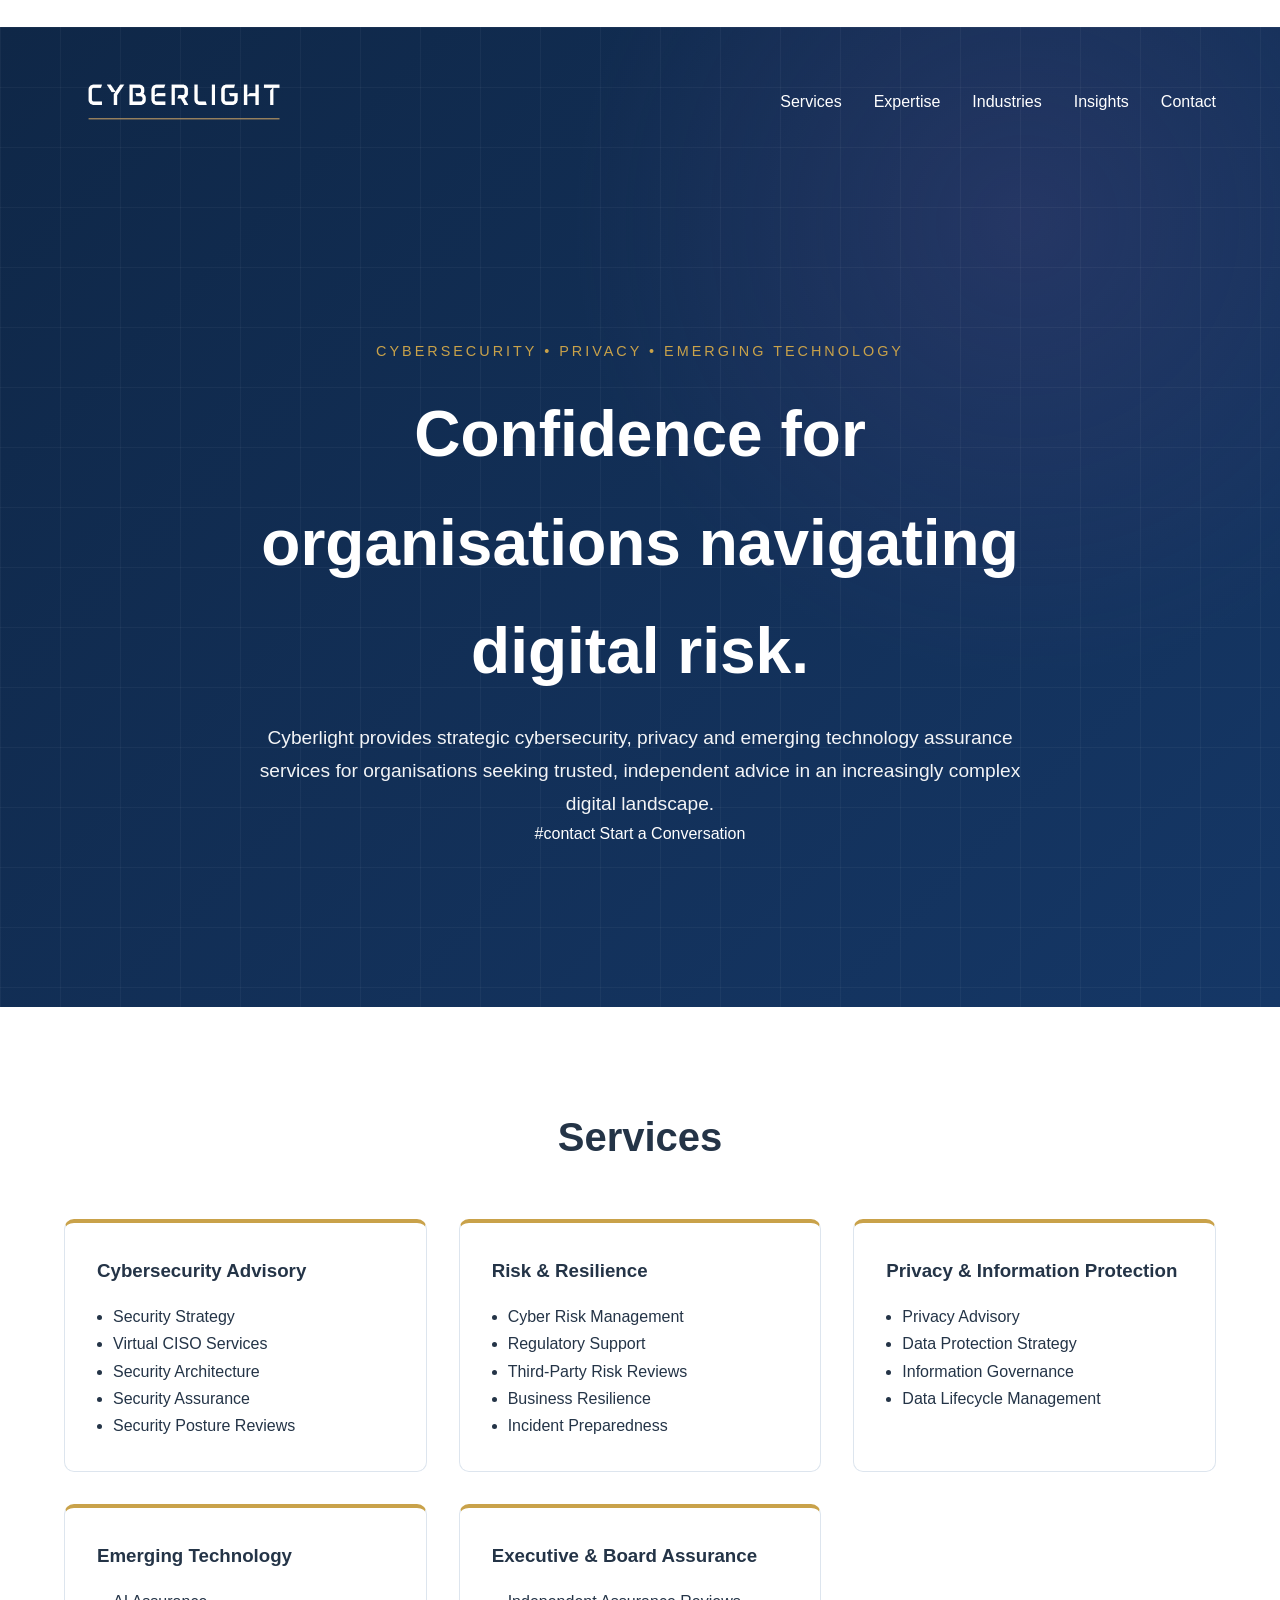
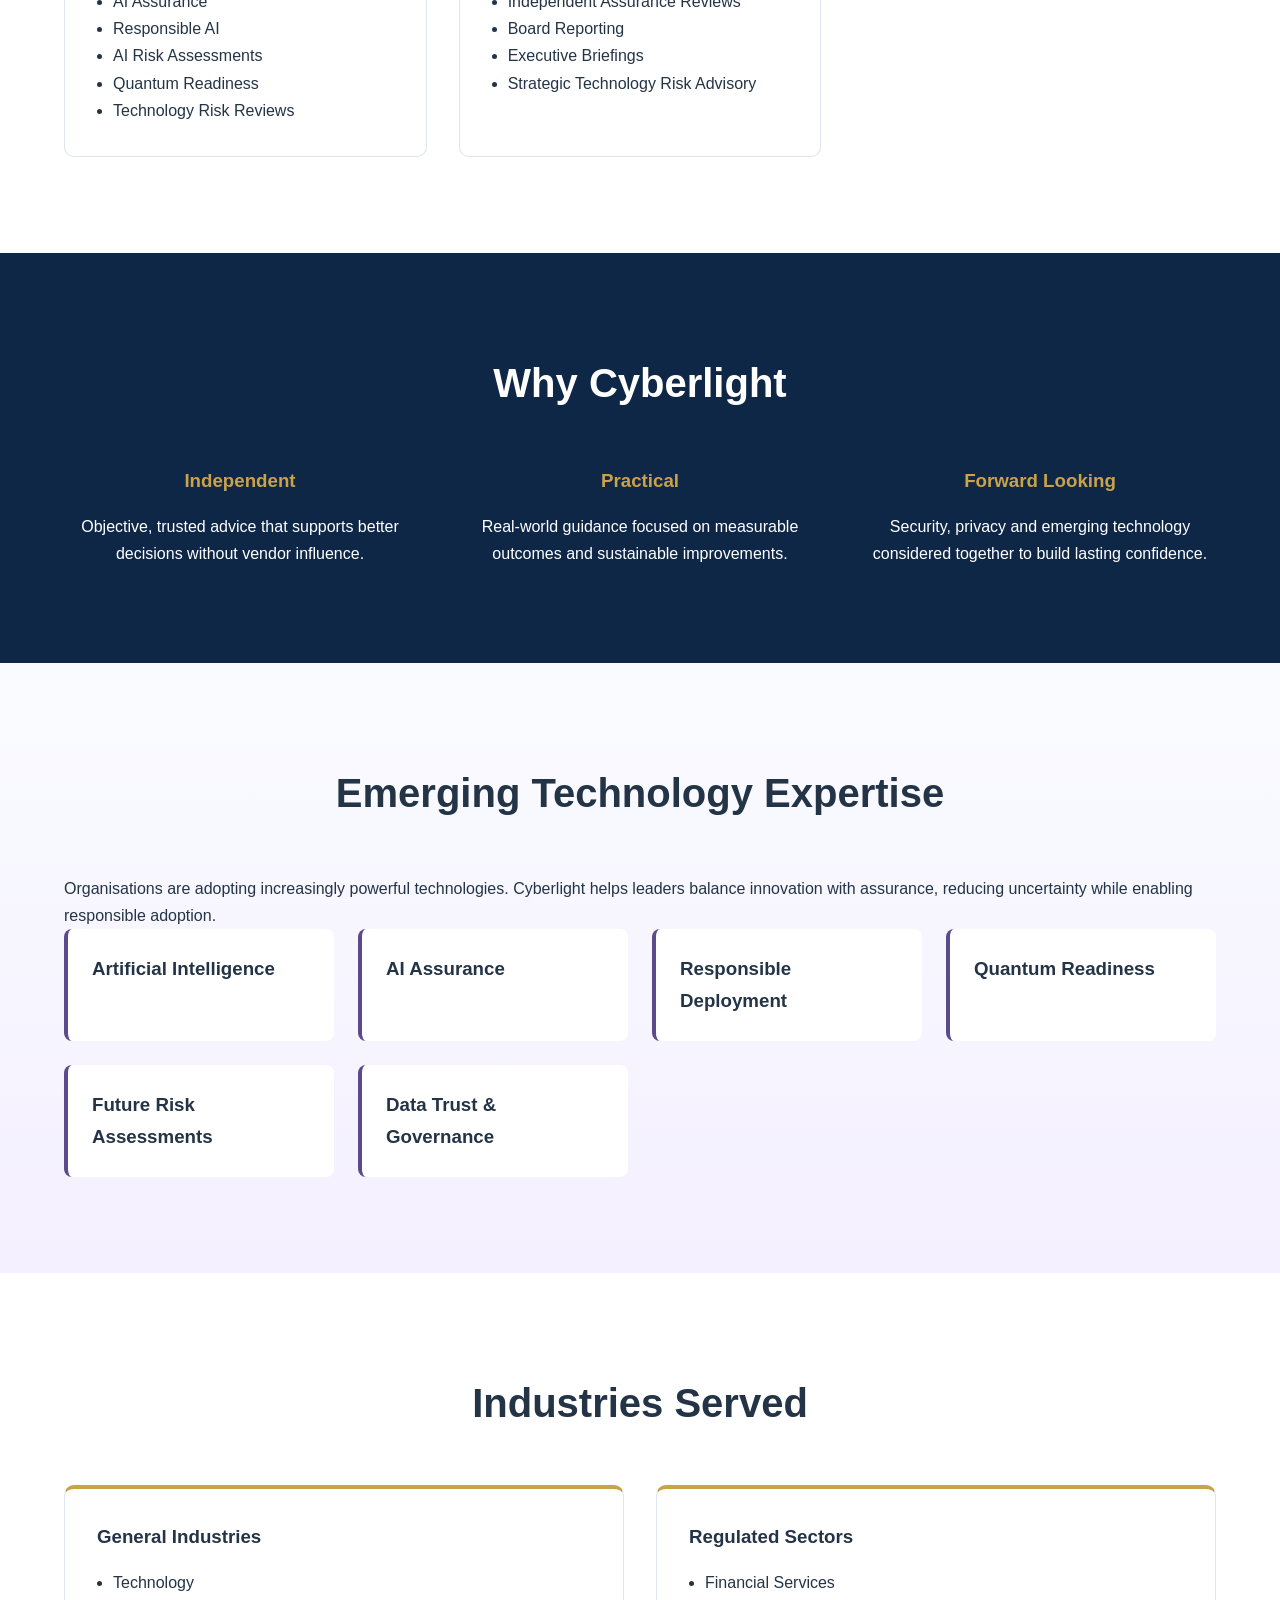
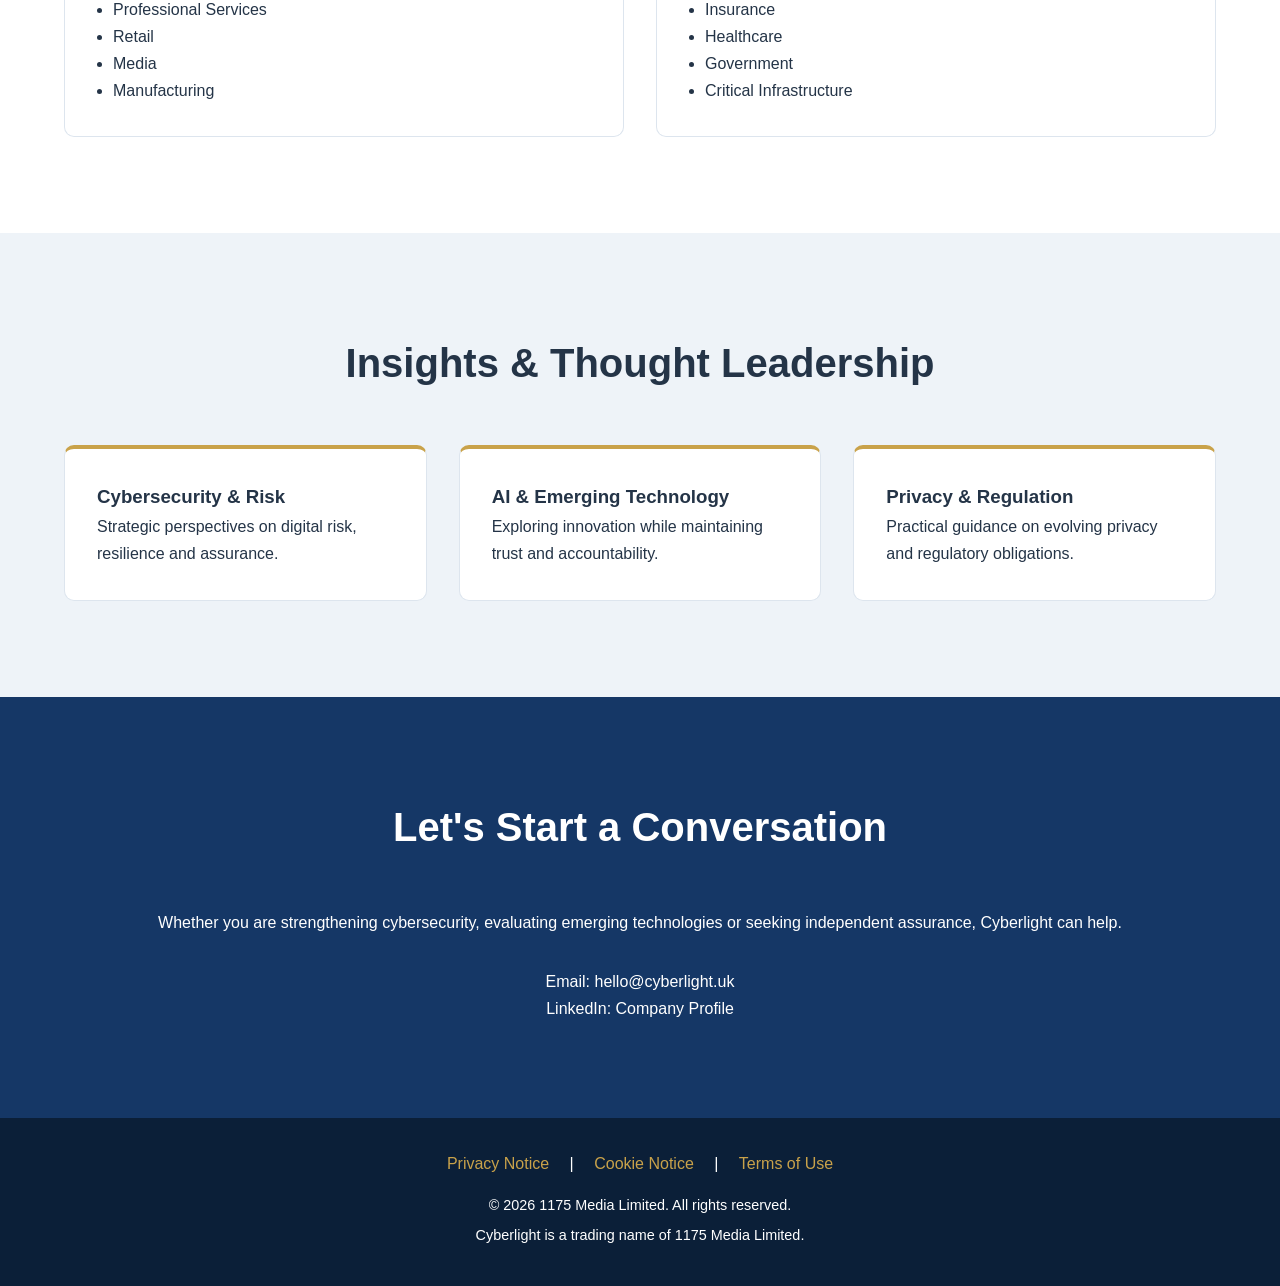
<file: index.html>
<!DOCTYPE html>
<html lang="en">
<head>
    <meta charset="UTF-8">
    <meta name="viewport" content="width=device-width, initial-scale=1.0">
    <title>Cyberlight | Strategic Cybersecurity & Emerging Technology Advisory</title>

    <meta name="description" content="Cyberlight provides strategic cybersecurity, privacy and emerging technology assurance services, helping organisations navigate digital risk with confidence.">

    <!-- Google Fonts -->
        <link rel="preconnect" href="https://fonts.googleapis.com">
        <link rel="preconnect" href="https://fonts.gstatic.com" crossorigin>
        <link href="https://fonts.googleapis.com">

    <link rel="stylesheet" href="assets/css/cyberlight.css" />
</head>

<body>

<header class="hero">

    <div class="hero-overlay"></div>

    <nav class="navbar">
        <img src="assets/images/cyberlight-logo.png" alt="Cyberlight logo" class="logo">

        <ul class="nav-links">
            <li><a href="#services">Services</a></li>
            <li><a href="#expertise">Expertise</a></li>
            <li><a href="#industries">Industries</a></li>
            <li><a href="#insights">Insights</a></li>
            <li><a href="#contact">Contact</a></li>
        </ul>
    </nav>

    <div class="hero-content">
        <span class="eyebrow">Cybersecurity • Privacy • Emerging Technology</span>

        <h1>Confidence for organisations navigating digital risk.</h1>

        <p>
            Cyberlight provides strategic cybersecurity, privacy and emerging
            technology assurance services for organisations seeking trusted,
            independent advice in an increasingly complex digital landscape.
        </p>

        #contact
            Start a Conversation
        </a>
    </div>

</header>


<section id="services" class="section">

    <div class="container">

        <h2>Services</h2>

        <div class="service-grid">

            <article class="card">
                <h3>Cybersecurity Advisory</h3>
                <ul>
                    <li>Security Strategy</li>
                    <li>Virtual CISO Services</li>
                    <li>Security Architecture</li>
                    <li>Security Assurance</li>
                    <li>Security Posture Reviews</li>
                </ul>
            </article>

            <article class="card">
                <h3>Risk & Resilience</h3>
                <ul>
                    <li>Cyber Risk Management</li>
                    <li>Regulatory Support</li>
                    <li>Third-Party Risk Reviews</li>
                    <li>Business Resilience</li>
                    <li>Incident Preparedness</li>
                </ul>
            </article>

            <article class="card">
                <h3>Privacy & Information Protection</h3>
                <ul>
                    <li>Privacy Advisory</li>
                    <li>Data Protection Strategy</li>
                    <li>Information Governance</li>
                    <li>Data Lifecycle Management</li>
                </ul>
            </article>

            <article class="card">
                <h3>Emerging Technology</h3>
                <ul>
                    <li>AI Assurance</li>
                    <li>Responsible AI</li>
                    <li>AI Risk Assessments</li>
                    <li>Quantum Readiness</li>
                    <li>Technology Risk Reviews</li>
                </ul>
            </article>

            <article class="card">
                <h3>Executive & Board Assurance</h3>
                <ul>
                    <li>Independent Assurance Reviews</li>
                    <li>Board Reporting</li>
                    <li>Executive Briefings</li>
                    <li>Strategic Technology Risk Advisory</li>
                </ul>
            </article>

        </div>
    </div>

</section>


<section class="section dark-section">

    <div class="container">

        <h2>Why Cyberlight</h2>

        <div class="pillar-grid">

            <div>
                <h3>Independent</h3>
                <p>
                    Objective, trusted advice that supports better decisions
                    without vendor influence.
                </p>
            </div>

            <div>
                <h3>Practical</h3>
                <p>
                    Real-world guidance focused on measurable outcomes and
                    sustainable improvements.
                </p>
            </div>

            <div>
                <h3>Forward Looking</h3>
                <p>
                    Security, privacy and emerging technology considered
                    together to build lasting confidence.
                </p>
            </div>

        </div>

    </div>

</section>


<section id="expertise" class="section innovation-section">

    <div class="container">

        <h2>Emerging Technology Expertise</h2>

        <p class="section-intro">
            Organisations are adopting increasingly powerful technologies.
            Cyberlight helps leaders balance innovation with assurance,
            reducing uncertainty while enabling responsible adoption.
        </p>

        <div class="expertise-grid">

            <div class="feature">
                <h3>Artificial Intelligence</h3>
            </div>

            <div class="feature">
                <h3>AI Assurance</h3>
            </div>

            <div class="feature">
                <h3>Responsible Deployment</h3>
            </div>

            <div class="feature">
                <h3>Quantum Readiness</h3>
            </div>

            <div class="feature">
                <h3>Future Risk Assessments</h3>
            </div>

            <div class="feature">
                <h3>Data Trust & Governance</h3>
            </div>

        </div>

    </div>

</section>


<section id="industries" class="section">

    <div class="container">

        <h2>Industries Served</h2>

        <div class="industries-grid">

            <div class="card">
                <h3>General Industries</h3>

                <ul>
                    <li>Technology</li>
                    <li>Professional Services</li>
                    <li>Retail</li>
                    <li>Media</li>
                    <li>Manufacturing</li>
                </ul>
            </div>

            <div class="card">
                <h3>Regulated Sectors</h3>

                <ul>
                    <li>Financial Services</li>
                    <li>Insurance</li>
                    <li>Healthcare</li>
                    <li>Government</li>
                    <li>Critical Infrastructure</li>
                </ul>
            </div>

        </div>

    </div>

</section>


<section id="insights" class="section insights">

    <div class="container">

        <h2>Insights & Thought Leadership</h2>

        <div class="insight-grid">

            <article class="card">
                <h3>Cybersecurity & Risk</h3>
                <p>Strategic perspectives on digital risk, resilience and assurance.</p>
            </article>

            <article class="card">
                <h3>AI & Emerging Technology</h3>
                <p>Exploring innovation while maintaining trust and accountability.</p>
            </article>

            <article class="card">
                <h3>Privacy & Regulation</h3>
                <p>Practical guidance on evolving privacy and regulatory obligations.</p>
            </article>

        </div>

    </div>

</section>


<section id="contact" class="section contact-section">

    <div class="container">

        <h2>Let's Start a Conversation</h2>

        <p>
            Whether you are strengthening cybersecurity, evaluating emerging
            technologies or seeking independent assurance, Cyberlight can help.
        </p>

        <div class="contact-details">

            <p>Email: hello@cyberlight.uk</p>
            <p>LinkedIn: Company Profile</p>

        </div>

    </div>

</section>


<footer>

    <div class="footer-links">
        <a href="privacy.html">Privacy Notice</a> | 
        <a href="cookies.html">Cookie Notice</a> | 
        <a href="terms.html">Terms of Use</a>
    </div>

    <div class="footer-copy">
        <p>© 2026 1175 Media Limited. All rights reserved.</p>
        <p>Cyberlight is a trading name of 1175 Media Limited.</p>
    </div>

</footer>

</body>
</html>
</file>
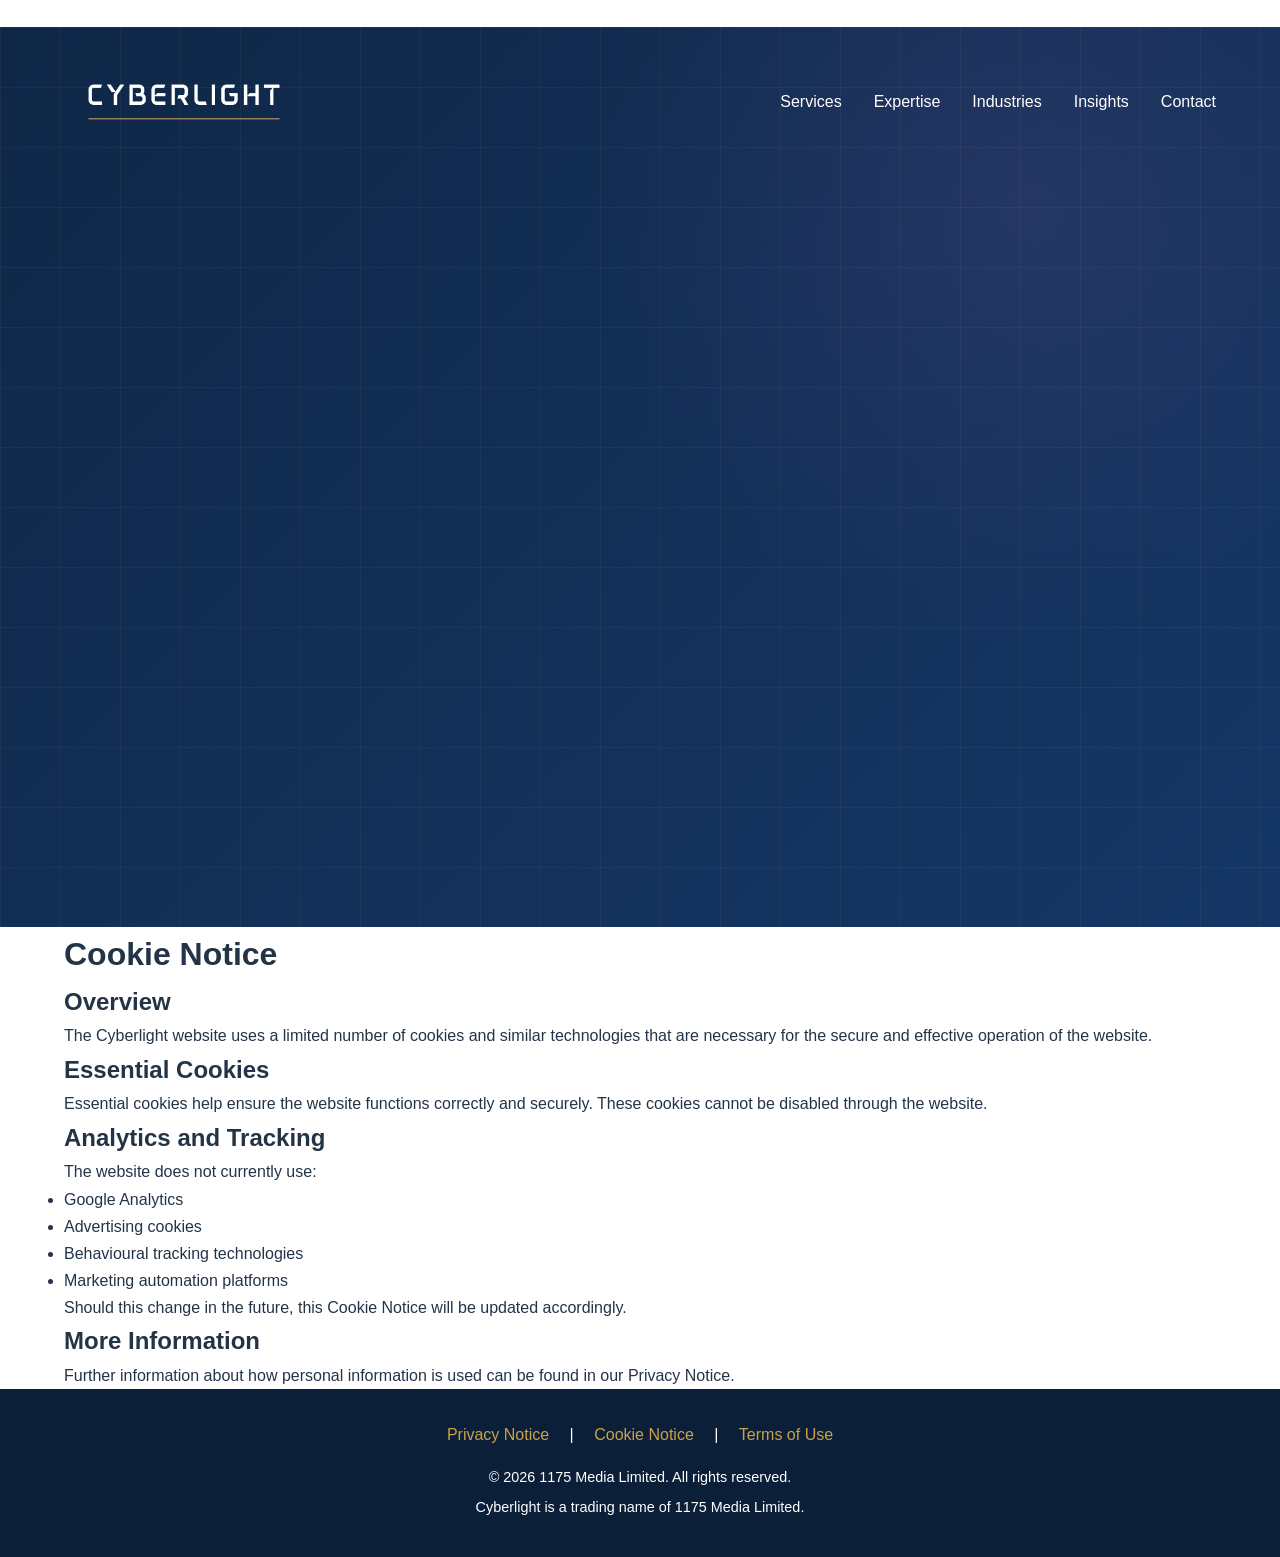
<file: cookies.html>
<!DOCTYPE html>
<html>
  <head>

    <meta charset="UTF-8">
    <meta name="viewport" content="width=device-width, initial-scale=1.0">
    

    <meta name="description" content="Cyberlight provides strategic cybersecurity, privacy and emerging technology assurance services, helping organisations navigate digital risk with confidence.">

    <!-- Google Fonts -->
        <link rel="preconnect" href="https://fonts.googleapis.com">
        <link rel="preconnect" href="https://fonts.gstatic.com" crossorigin>
        <link href="https://fonts.googleapis.com">
    <title>Cookie Notice</title>
    <link rel="stylesheet" href="assets/css/cyberlight.css" />
  </head>
  
  <body>

    <header class="hero">

        <div class="hero-overlay"></div>
        <nav class="navbar">
            <img src="assets/images/cyberlight-logo.png" alt="Cyberlight logo" class="logo">

            <ul class="nav-links">
                <li><a href="#services">Services</a></li>
                <li><a href="#expertise">Expertise</a></li>
                <li><a href="#industries">Industries</a></li>
                <li><a href="#insights">Insights</a></li>
                <li><a href="#contact">Contact</a></li>
          </ul>
      </nav>
    </header>
    
    <div class="container">
      <h1>Cookie Notice</h1>
        <h2>Overview</h2>
          <p>The Cyberlight website uses a limited number of cookies and similar technologies that are necessary for the secure and effective operation of the website.</p>

        <h2>Essential Cookies</h2>
          <p>Essential cookies help ensure the website functions correctly and securely. These cookies cannot be disabled through the website.</p>
   
        <h2>Analytics and Tracking</h2>
          <p>The website does not currently use:</p>
            <ul>
              <li>Google Analytics</li>
              <li>Advertising cookies</li>
              <li>Behavioural tracking technologies</li>
              <li>Marketing automation platforms</li>
            </ul>
          <p>Should this change in the future, this Cookie Notice will be updated accordingly.</p>
        <h2>More Information</h2>
          <p>Further information about how personal information is used can be found in our Privacy Notice.</p>
    </div>

    <footer>

    <div class="footer-links">
        <a href="privacy.html">Privacy Notice</a> | 
        <a href="cookies.html">Cookie Notice</a> | 
        <a href="terms.html">Terms of Use</a>
    </div>

    <div class="footer-copy">
        <p>© 2026 1175 Media Limited. All rights reserved.</p>
        <p>Cyberlight is a trading name of 1175 Media Limited.</p>
    </div>

</footer>
  </body>
</html>
</file>
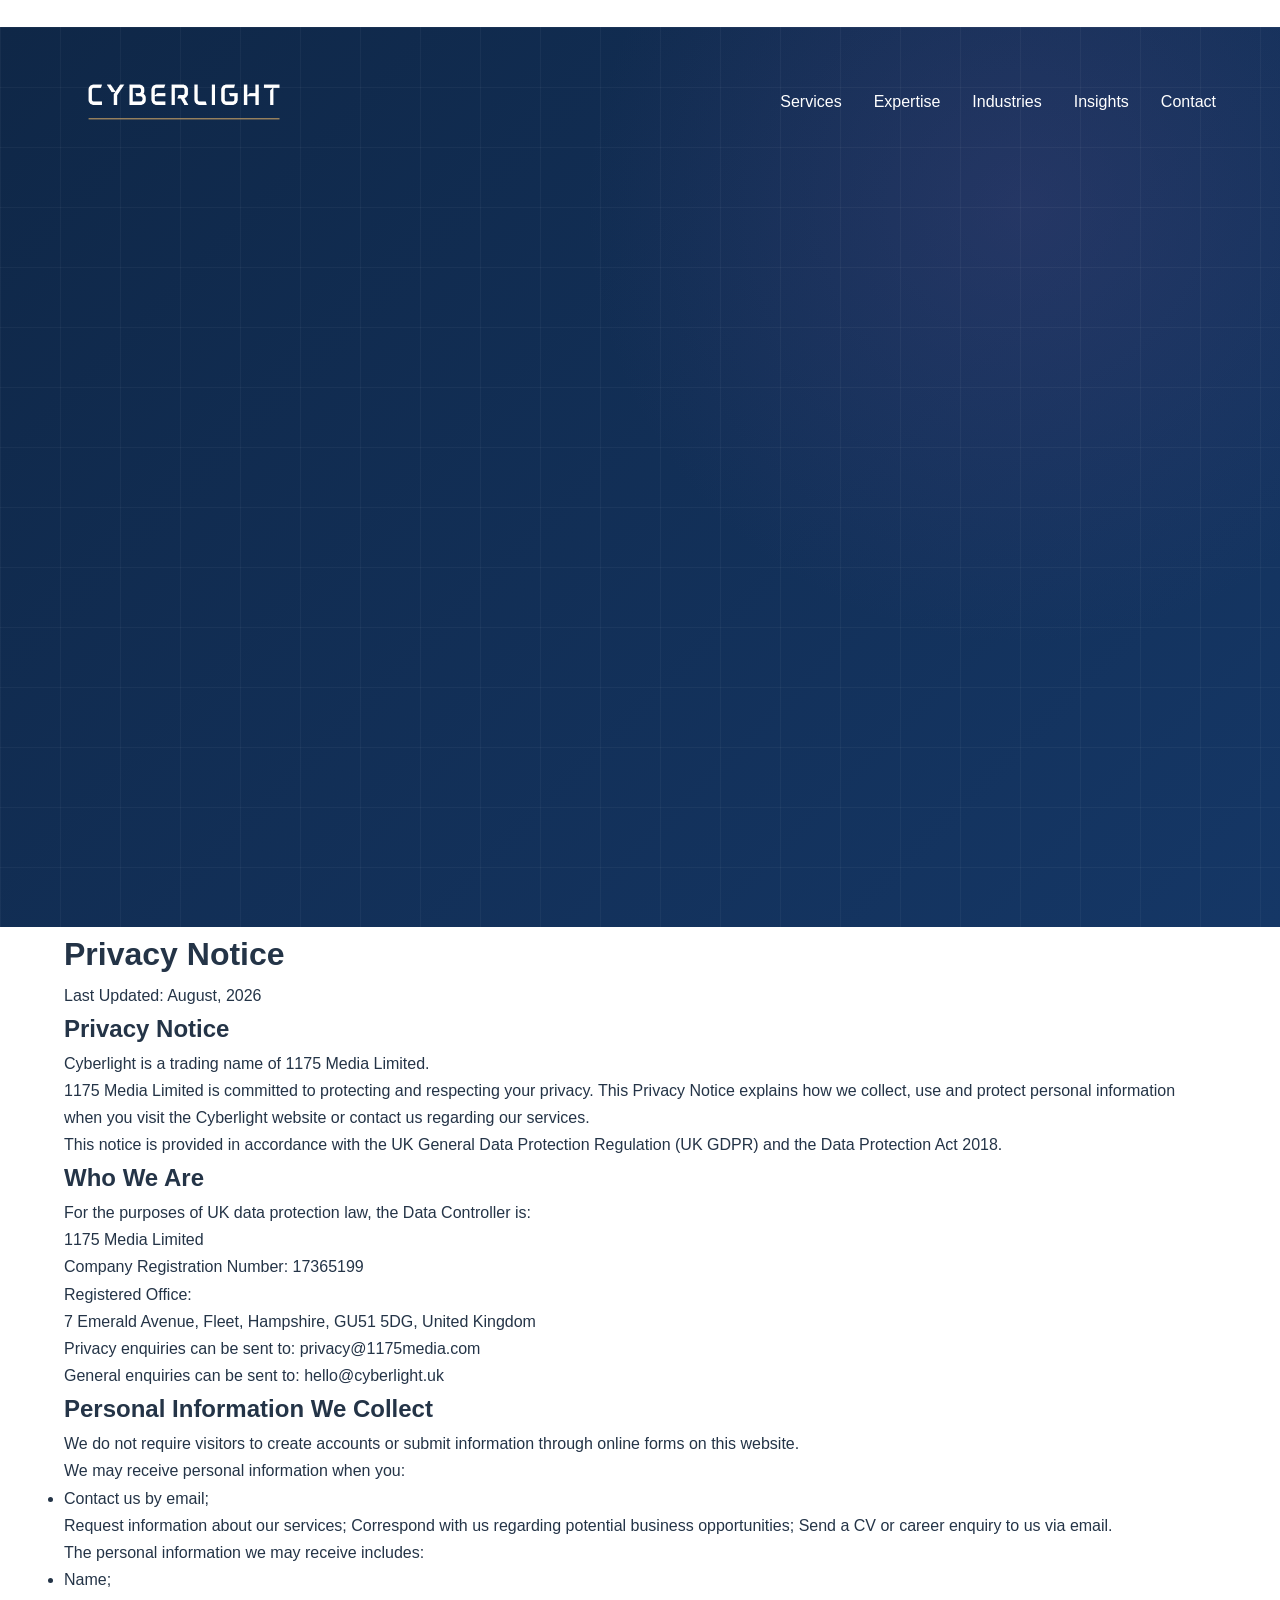
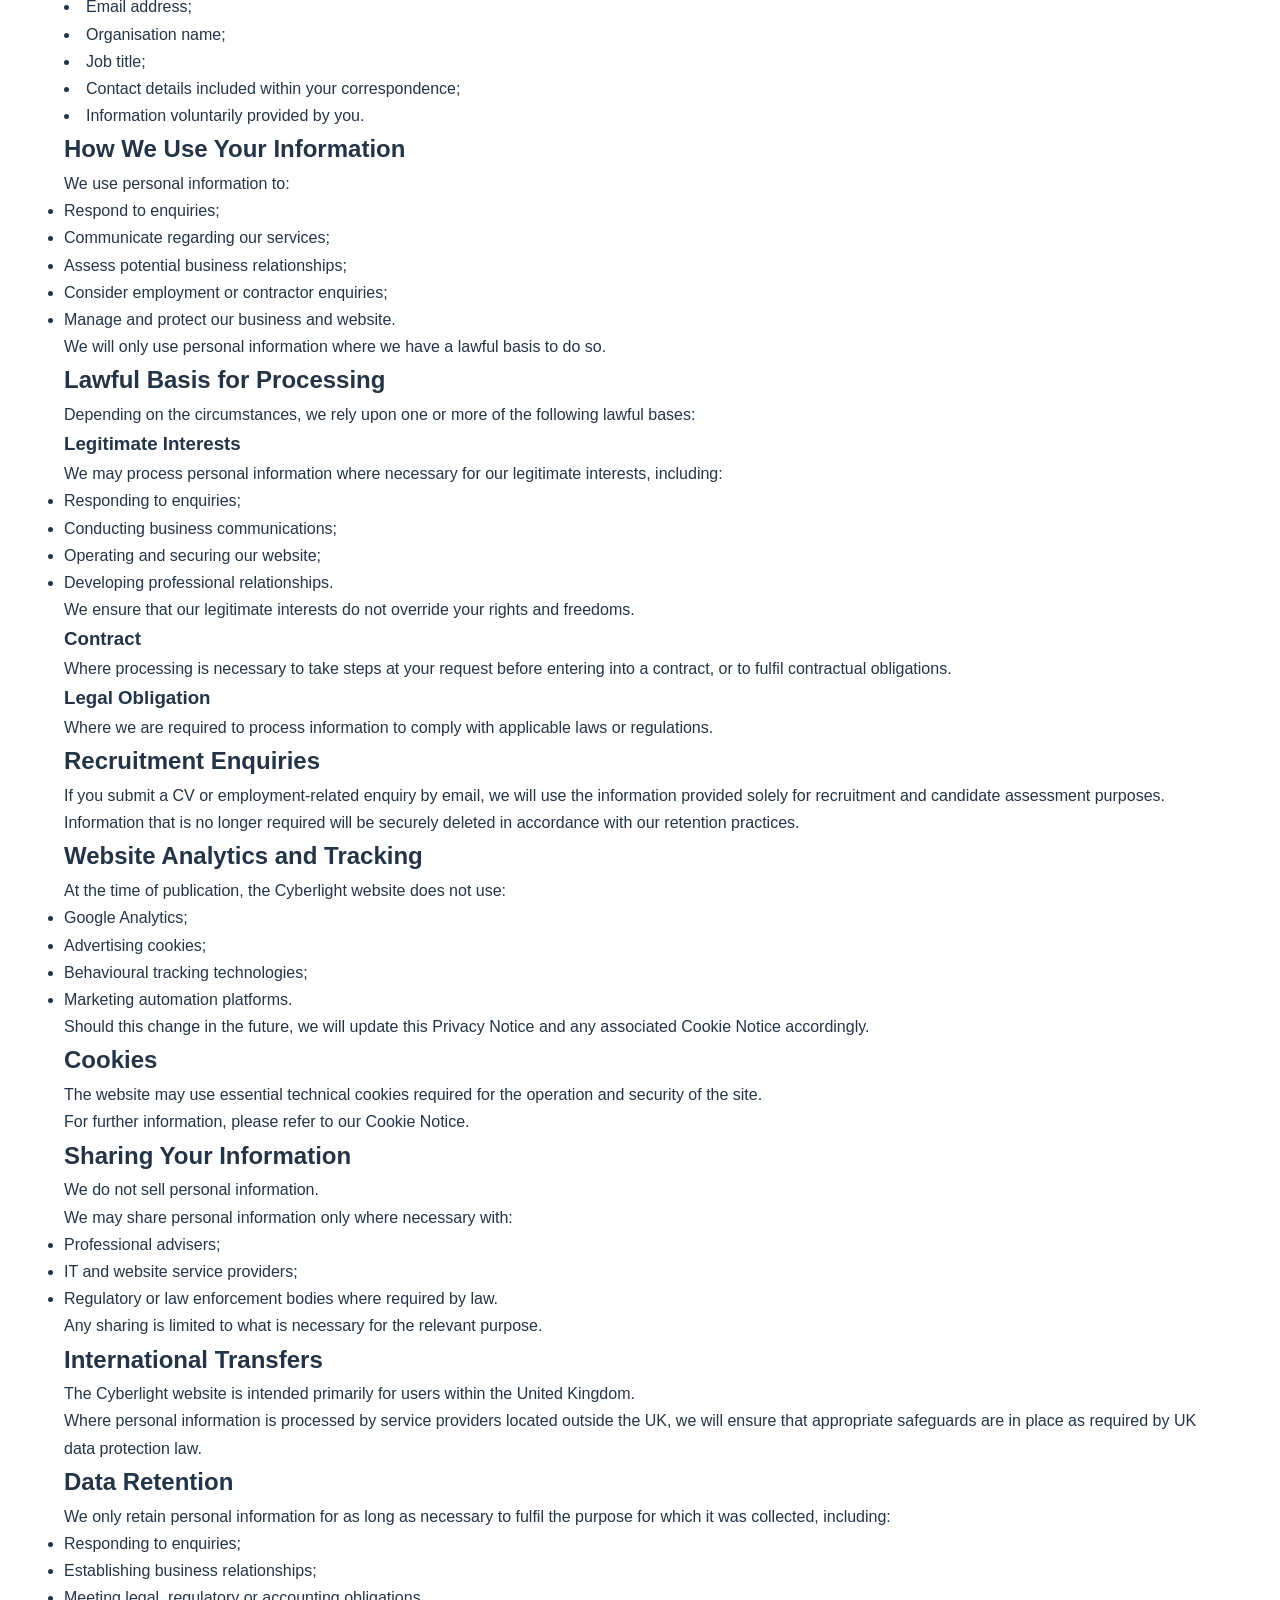
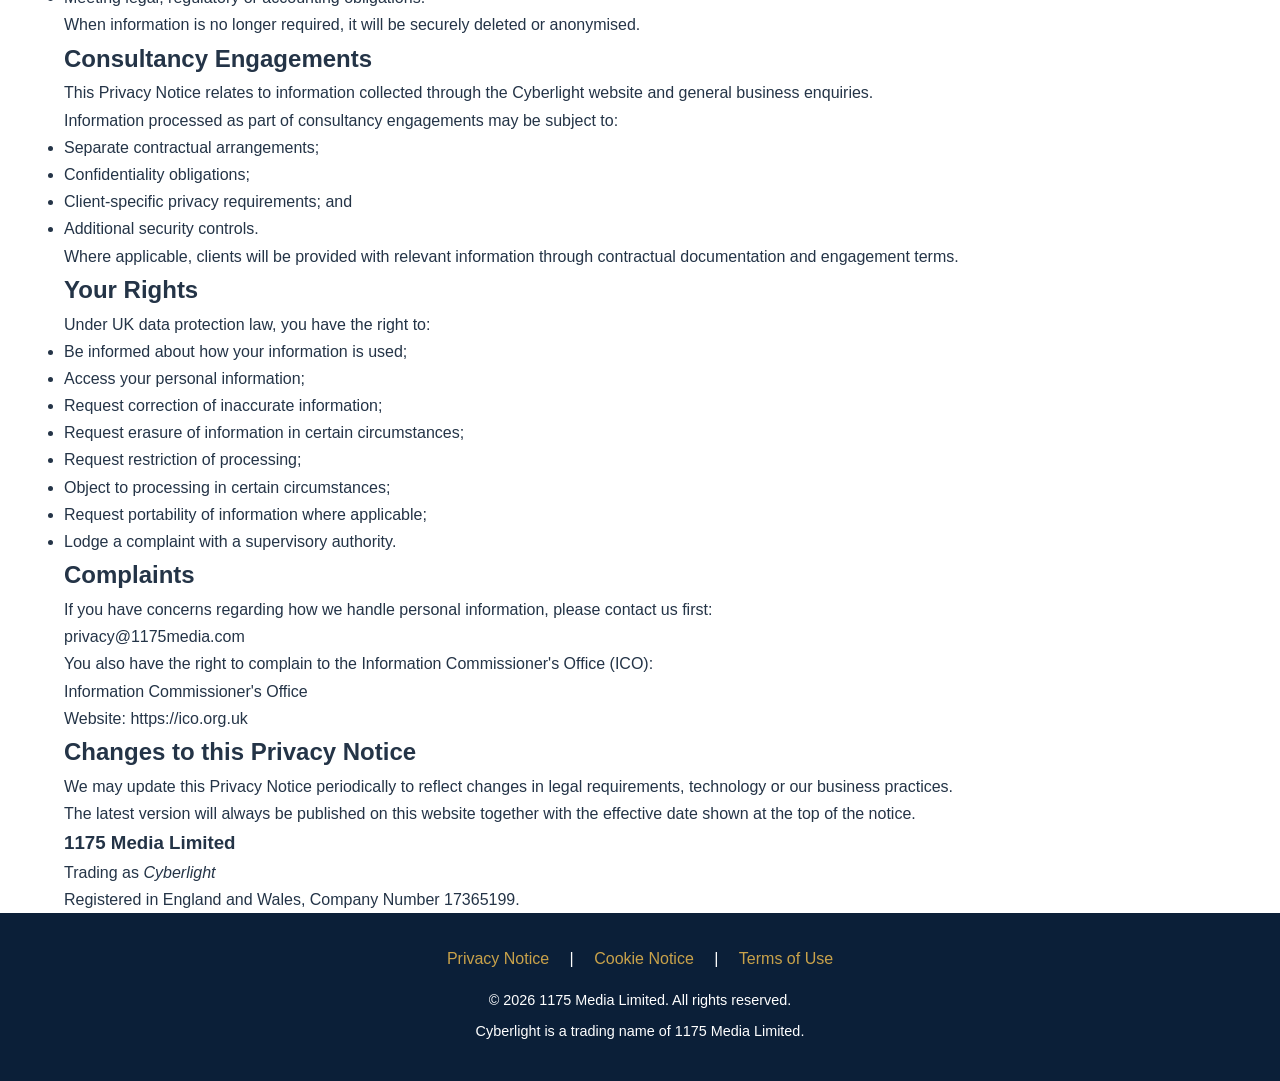
<file: privacy.html>
<!DOCTYPE html>
<html>
  <head>

    <meta charset="UTF-8">
    <meta name="viewport" content="width=device-width, initial-scale=1.0">
    

    <meta name="description" content="Cyberlight provides strategic cybersecurity, privacy and emerging technology assurance services, helping organisations navigate digital risk with confidence.">

    <!-- Google Fonts -->
        <link rel="preconnect" href="https://fonts.googleapis.com">
        <link rel="preconnect" href="https://fonts.gstatic.com" crossorigin>
        <link href="https://fonts.googleapis.com">
    <title>Privacy Notice</title>
    <link rel="stylesheet" href="assets/css/cyberlight.css" />
  </head>
  <body>
    <header class="hero">

        <div class="hero-overlay"></div>
        <nav class="navbar">
            <img src="assets/images/cyberlight-logo.png" alt="Cyberlight logo" class="logo">

            <ul class="nav-links">
                <li><a href="#services">Services</a></li>
                <li><a href="#expertise">Expertise</a></li>
                <li><a href="#industries">Industries</a></li>
                <li><a href="#insights">Insights</a></li>
                <li><a href="#contact">Contact</a></li>
          </ul>
      </nav>
    </header>
    
    <div class="container">
      <h1>Privacy Notice</h1>
      <p>Last Updated: August, 2026</p>
      
      <h2>Privacy Notice</h2>
        <p>Cyberlight is a trading name of 1175 Media Limited.</p>
        <p>1175 Media Limited is committed to protecting and respecting your privacy. This Privacy Notice explains how we collect, use and protect personal information when you visit the Cyberlight website or contact us regarding our services.</p>
        <p>This notice is provided in accordance with the UK General Data Protection Regulation (UK GDPR) and the Data Protection Act 2018.</p>
      
      <h2>Who We Are</h2>
        <p>For the purposes of UK data protection law, the Data Controller is:</p>
        <p>1175 Media Limited</p>
        <p>Company Registration Number: 17365199</p>
        <p>Registered Office:</p>
        <p>7 Emerald Avenue, Fleet, Hampshire, GU51 5DG, United Kingdom</p>
        <p>Privacy enquiries can be sent to: privacy@1175media.com</p>
        <p>General enquiries can be sent to: hello@cyberlight.uk</p>

      <h2>Personal Information We Collect</h2>
        <p>We do not require visitors to create accounts or submit information through online forms on this website.</p>
        <p>We may receive personal information when you:</p>
          <ul>
            <li>Contact us by email;</li>
            </li>Request information about our services;</li>
            </li>Correspond with us regarding potential business opportunities;</li>
            </li>Send a CV or career enquiry to us via email.</li>
          </ul>
        <p>The personal information we may receive includes:</p>
          <ul>
            <li>Name;</ul>
            <li>Email address;</ul>
            <li>Organisation name;</ul>
            <li>Job title;</ul>
            <li>Contact details included within your correspondence;</li>
            <li>Information voluntarily provided by you.</li>
          </ul>
      
      <h2>How We Use Your Information</h2>
        <p>We use personal information to:</p>
          <ul>
            <li>Respond to enquiries;</li>
            <li>Communicate regarding our services;</li>
            <li>Assess potential business relationships;</li>
            <li>Consider employment or contractor enquiries;</li>
            <li>Manage and protect our business and website.</li>
          </ul>
        <p>We will only use personal information where we have a lawful basis to do so.</p>
      
      <h2>Lawful Basis for Processing</h2>
        <p>Depending on the circumstances, we rely upon one or more of the following lawful bases:</p>
        <h3>Legitimate Interests</h3>
          <p>We may process personal information where necessary for our legitimate interests, including:</p>
            <ul>
              <li>Responding to enquiries;</li>
              <li>Conducting business communications;</li>
              <li>Operating and securing our website;</li>
              <li>Developing professional relationships.</li>
            </ul>
          <p>We ensure that our legitimate interests do not override your rights and freedoms.</p>
        <h3>Contract</h3>
          <p>Where processing is necessary to take steps at your request before entering into a contract, or to fulfil contractual obligations.</p>
        <h3>Legal Obligation</h3>
          <p>Where we are required to process information to comply with applicable laws or regulations.</p>
      
      <h2>Recruitment Enquiries</h2>
        <p>If you submit a CV or employment-related enquiry by email, we will use the information provided solely for recruitment and candidate assessment purposes.</p>
        <p>Information that is no longer required will be securely deleted in accordance with our retention practices.</p>

      <h2>Website Analytics and Tracking</h2>
        <p>At the time of publication, the Cyberlight website does not use:</p>
          <ul>
            <li>Google Analytics;</li>
            <li>Advertising cookies;</li>
            <li>Behavioural tracking technologies;</li>
            <li>Marketing automation platforms.</li>
          </ul>
        <p>Should this change in the future, we will update this Privacy Notice and any associated Cookie Notice accordingly.</p>

      <h2>Cookies</h2>
        <p>The website may use essential technical cookies required for the operation and security of the site.</p>
        <p>For further information, please refer to our Cookie Notice.</p>
      <h2>Sharing Your Information</h2>
        <p>We do not sell personal information.</p>
        <p>We may share personal information only where necessary with:</p>
          <ul>
            <li>Professional advisers;</li>
            <li>IT and website service providers;</li>
            <li>Regulatory or law enforcement bodies where required by law.</li>
          </ul>
        <p>Any sharing is limited to what is necessary for the relevant purpose.</p>

      <h2>International Transfers</h2>
        <p>The Cyberlight website is intended primarily for users within the United Kingdom.</p>
        <p>Where personal information is processed by service providers located outside the UK, we will ensure that appropriate safeguards are in place as required by UK data protection law.</p>

      <h2>Data Retention</h2>
        <p>We only retain personal information for as long as necessary to fulfil the purpose for which it was collected, including:</p>
          <ul>
            <li>Responding to enquiries;</li>
            <li>Establishing business relationships;</li>
            <li>Meeting legal, regulatory or accounting obligations.</li>
          </ul>
        <p>When information is no longer required, it will be securely deleted or anonymised.</p>

      <h2>Consultancy Engagements</h2>
        <p>This Privacy Notice relates to information collected through the Cyberlight website and general business enquiries.</p>
        <p>Information processed as part of consultancy engagements may be subject to:</p>
          <ul>
            <li>Separate contractual arrangements;</li>
            <li>Confidentiality obligations;</li>
            <li>Client-specific privacy requirements; and</li>
            <li>Additional security controls.</li>
          </ul>
        <p>Where applicable, clients will be provided with relevant information through contractual documentation and engagement terms.</p>

      <h2>Your Rights</h2>
        <p>Under UK data protection law, you have the right to:</p>
          <ul>
            <li>Be informed about how your information is used;</li>
            <li>Access your personal information;</li>
            <li>Request correction of inaccurate information;</li>
            <li>Request erasure of information in certain circumstances;</li>
            <li>Request restriction of processing;</li>
            <li>Object to processing in certain circumstances;</li>
            <li>Request portability of information where applicable;</li>
            <li>Lodge a complaint with a supervisory authority.</li>
          </ul>
      
      <h2>Complaints</h2>
        <p>If you have concerns regarding how we handle personal information, please contact us first:</p>
        <p>privacy@1175media.com</p>
        <p>You also have the right to complain to the Information Commissioner's Office (ICO):</p>
        <p>Information Commissioner's Office</p>
        <p>Website: https://ico.org.uk</p>

      <h2>Changes to this Privacy Notice</h2>
        <p>We may update this Privacy Notice periodically to reflect changes in legal requirements, technology or our business practices.</p>
        <p>The latest version will always be published on this website together with the effective date shown at the top of the notice.</p>

        <h3>1175 Media Limited</h3>
         <p>Trading as <em>Cyberlight</em></p>
         <p>Registered in England and Wales, Company Number 17365199.</p>   
    </div>

    <footer>

    <div class="footer-links">
        <a href="privacy.html">Privacy Notice</a> | 
        <a href="cookies.html">Cookie Notice</a> | 
        <a href="terms.html">Terms of Use</a>
    </div>

    <div class="footer-copy">
        <p>© 2026 1175 Media Limited. All rights reserved.</p>
        <p>Cyberlight is a trading name of 1175 Media Limited.</p>
    </div>

</footer>
  </body>
</html>
</file>
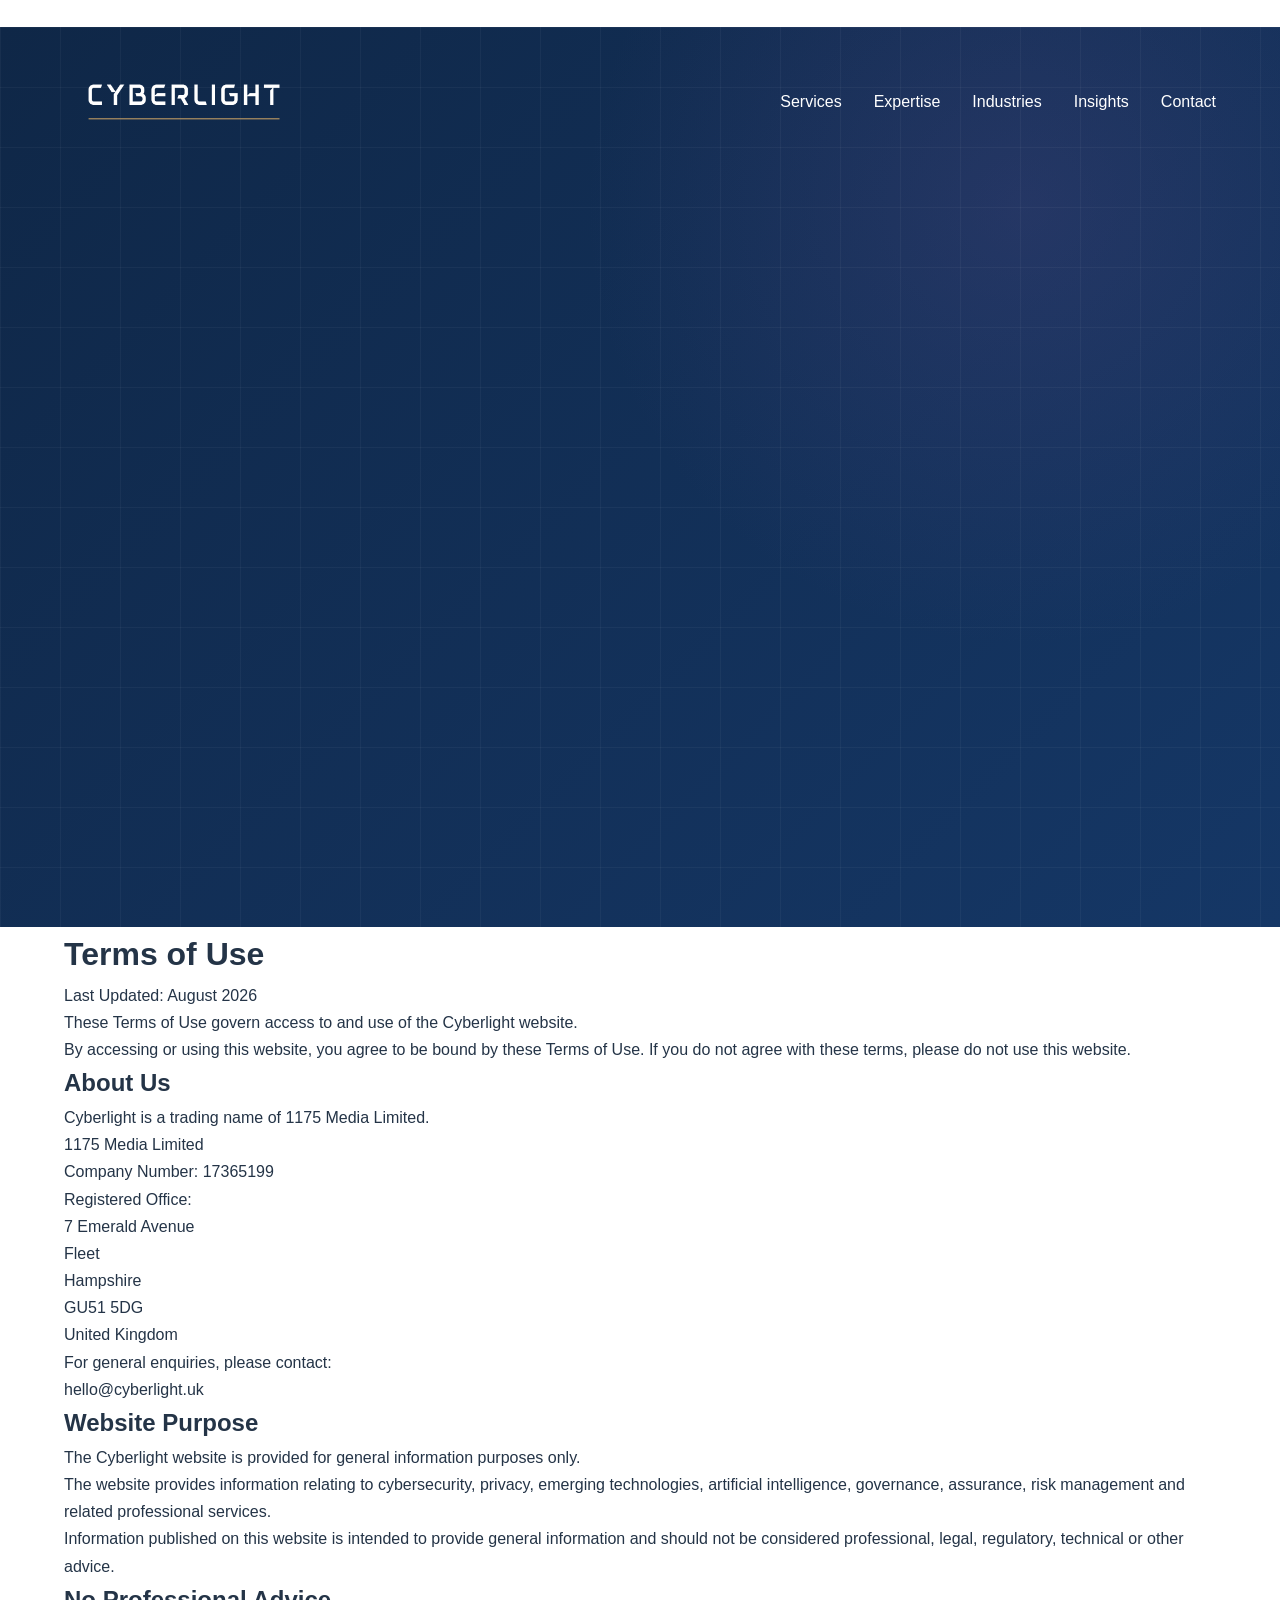
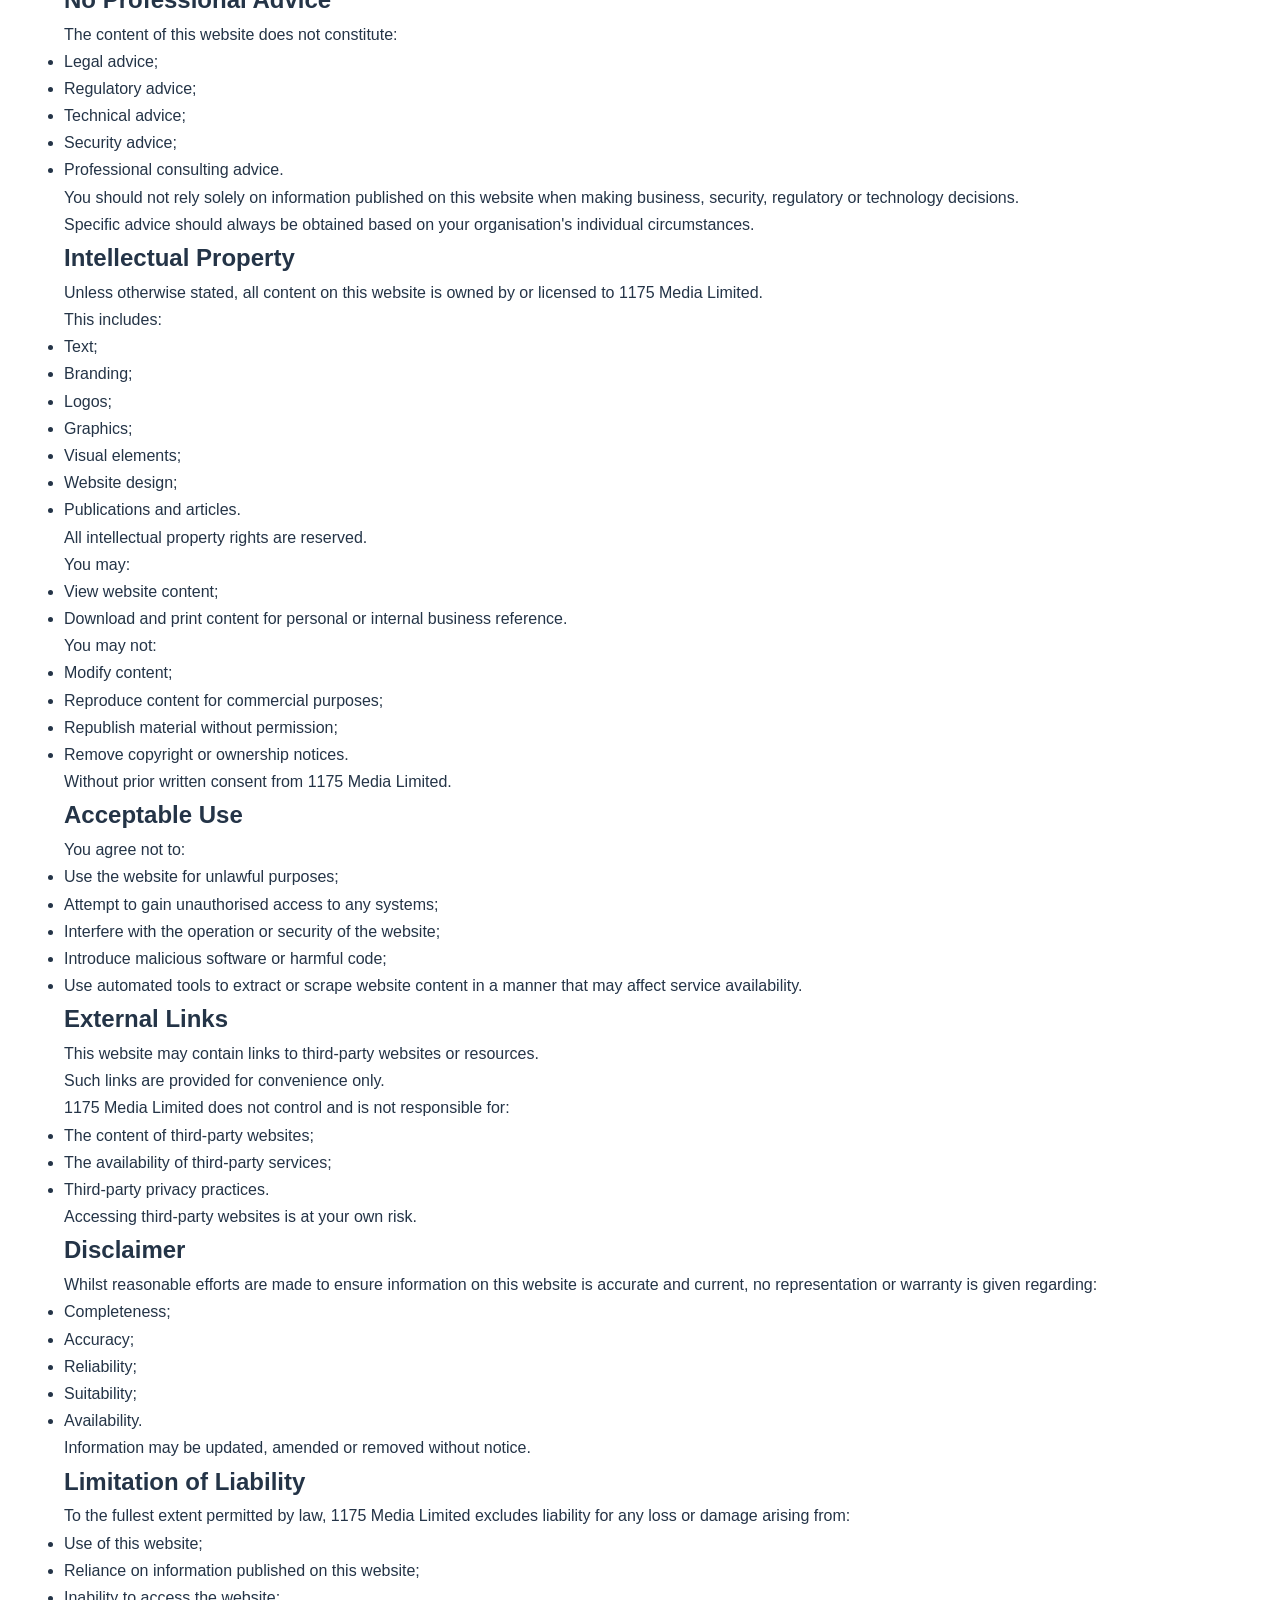
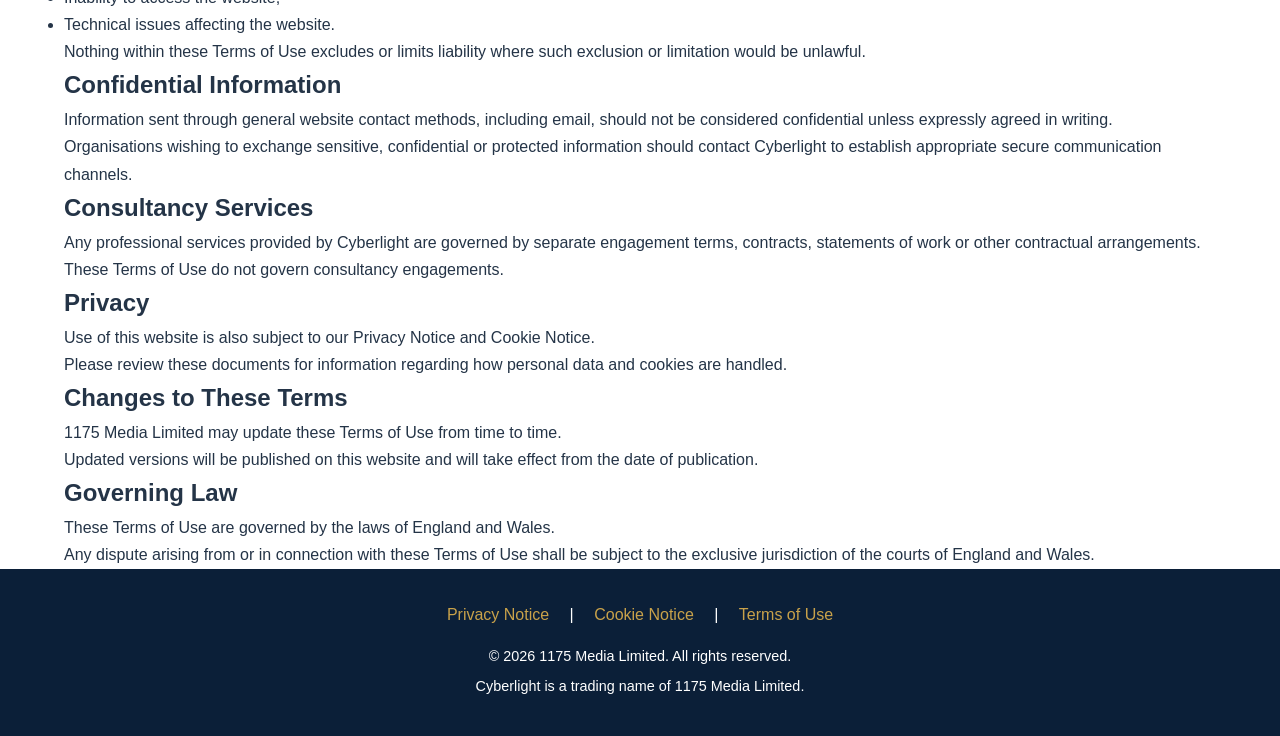
<file: terms.html>
<!DOCTYPE html>
  <html>
    <head>
      <meta charset="UTF-8">
    <meta name="viewport" content="width=device-width, initial-scale=1.0">

    <meta name="description" content="Cyberlight provides strategic cybersecurity, privacy and emerging technology assurance services, helping organisations navigate digital risk with confidence.">

    <!-- Google Fonts -->
        <link rel="preconnect" href="https://fonts.googleapis.com">
        <link rel="preconnect" href="https://fonts.gstatic.com" crossorigin>
        <link href="https://fonts.googleapis.com">
      <title>Terms of Use</title>
      <link rel="stylesheet" href="assets/css/cyberlight.css"/>
    </head>
      <body>

        <header class="hero">

            <div class="hero-overlay"></div>

            <nav class="navbar">
                <img src="assets/images/cyberlight-logo.png" alt="Cyberlight logo" class="logo">
        
                <ul class="nav-links">
                    <li><a href="#services">Services</a></li>
                    <li><a href="#expertise">Expertise</a></li>
                    <li><a href="#industries">Industries</a></li>
                    <li><a href="#insights">Insights</a></li>
                    <li><a href="#contact">Contact</a></li>
                </ul>
            </nav>
        </header>
        
        <div class="container">
          <h1>Terms of Use</h1>
          <p>Last Updated: August 2026</p>
          <p>These Terms of Use govern access to and use of the Cyberlight website.</p>
          <p>By accessing or using this website, you agree to be bound by these Terms of Use. If you do not agree with these terms, please do not use this website.</p>

          <h2>About Us</h2>
          <p>Cyberlight is a trading name of 1175 Media Limited.</p>
          <p>1175 Media Limited</p>
          <p>Company Number: 17365199</p>
          <p>Registered Office:</p>
          <p>
            7 Emerald Avenue</br>
            Fleet</br>
            Hampshire</br>
            GU51 5DG</br>
            United Kingdom</br>
          </p>
          <p>For general enquiries, please contact:</p>
          <p>hello@cyberlight.uk</p>

        <h2>Website Purpose</h2>
          <p>The Cyberlight website is provided for general information purposes only.</p>
          <p>The website provides information relating to cybersecurity, privacy, emerging technologies, artificial intelligence, governance, assurance, risk management and related professional services.</p>
          <p>Information published on this website is intended to provide general information and should not be considered professional, legal, regulatory, technical or other advice.</p>

        <h2>No Professional Advice</h2>
          <p>The content of this website does not constitute:</p>
              <ul>
                <li>Legal advice;</li>
                <li>Regulatory advice;</li>
                <li>Technical advice;</li>
                <li>Security advice;</li>
                <li>Professional consulting advice.</li>
              </ul>
            <p>You should not rely solely on information published on this website when making business, security, regulatory or technology decisions.</p>
            <p>Specific advice should always be obtained based on your organisation's individual circumstances.</p>

          <h2>Intellectual Property</h2>
            <p>Unless otherwise stated, all content on this website is owned by or licensed to 1175 Media Limited.</p>
            <p>This includes:</p>
                <ul>
                  <li>Text;</li>
                  <li>Branding;</li>
                  <li>Logos;</li>
                  <li>Graphics;</li>
                  <li>Visual elements;</li>
                  <li>Website design;</li>
                  <li>Publications and articles.</li>
                </ul>
              <p>All intellectual property rights are reserved.</p>
              <p>You may:</p>
                <ul>
                  <li>View website content;</li>
                  <li>Download and print content for personal or internal business reference.</li>
                </ul>
              <p>You may not:</p>
                <ul>
                  <li>Modify content;</li>
                  <li>Reproduce content for commercial purposes;</li>
                  <li>Republish material without permission;</li>
                  <li>Remove copyright or ownership notices.</li>
                </ul>
              <p>Without prior written consent from 1175 Media Limited.</p>

            <h2>Acceptable Use</h2>
              <p>You agree not to:</p>
                <ul>
                  <li>Use the website for unlawful purposes;</li>
                  <li>Attempt to gain unauthorised access to any systems;</li>
                  <li>Interfere with the operation or security of the website;</li>
                  <li>Introduce malicious software or harmful code;</li>
                  <li>Use automated tools to extract or scrape website content in a manner that may affect service availability.</li>
                </ul>
            <h2>External Links</h2>
              <p>This website may contain links to third-party websites or resources.</p>
              <p>Such links are provided for convenience only.</p>
              <p>1175 Media Limited does not control and is not responsible for:</p>
                  <ul>
                    <li>The content of third-party websites;</li>
                    <li>The availability of third-party services;</li>
                    <li>Third-party privacy practices.</li>
                  </ul>
              <p>Accessing third-party websites is at your own risk.</p>

            <h2>Disclaimer</h2>
              <p>Whilst reasonable efforts are made to ensure information on this website is accurate and current, no representation or warranty is given regarding:</p>
                  <ul>
                    <li>Completeness;</li>
                    <li>Accuracy;</li>
                    <li>Reliability;</li>
                    <li>Suitability;</li>
                    <li>Availability.</li>
                  </ul>
              <p>Information may be updated, amended or removed without notice.</p>

            <h2>Limitation of Liability</h2>
              <p>To the fullest extent permitted by law, 1175 Media Limited excludes liability for any loss or damage arising from:</p>
                  <ul>
                    <li>Use of this website;</li>
                    <li>Reliance on information published on this website;</li>
                    <li>Inability to access the website;</li>
                    <li>Technical issues affecting the website.</li>
                  </ul>
              <p>Nothing within these Terms of Use excludes or limits liability where such exclusion or limitation would be unlawful.</p>

            <h2>Confidential Information</h2>
              <p>Information sent through general website contact methods, including email, should not be considered confidential unless expressly agreed in writing.</p>
              <p>Organisations wishing to exchange sensitive, confidential or protected information should contact Cyberlight to establish appropriate secure communication channels.</p>

            <h2>Consultancy Services</h2>
              <p>Any professional services provided by Cyberlight are governed by separate engagement terms, contracts, statements of work or other contractual arrangements.</p>
              <p>These Terms of Use do not govern consultancy engagements.</p>

            <h2>Privacy</h2>
              <p>Use of this website is also subject to our Privacy Notice and Cookie Notice.</p>
              <p>Please review these documents for information regarding how personal data and cookies are handled.</p>

            <h2>Changes to These Terms</h2>
              <p>1175 Media Limited may update these Terms of Use from time to time.</p>
              <p>Updated versions will be published on this website and will take effect from the date of publication.</p>

            <h2>Governing Law</h2>
              <p>These Terms of Use are governed by the laws of England and Wales.</p>
              <p>Any dispute arising from or in connection with these Terms of Use shall be subject to the exclusive jurisdiction of the courts of England and Wales.</p>
          
        </div>

        <footer>

    <div class="footer-links">
        <a href="privacy.html">Privacy Notice</a> | 
        <a href="cookies.html">Cookie Notice</a> | 
        <a href="terms.html">Terms of Use</a>
    </div>

    <div class="footer-copy">
        <p>© 2026 1175 Media Limited. All rights reserved.</p>
        <p>Cyberlight is a trading name of 1175 Media Limited.</p>
    </div>

</footer>
      </body>
  </html>
</file>
<file: assets/css/cyberlight.css>
:root{
    --navy:#153766;
    --navy-dark:#0f2747;
    --gold:#c9a24a;
    --purple:#5c4b8a;
    --white:#f8fafc;
    --text:#243447;
    --light:#eef3f8;
}

*{
    margin:0;
    padding:0;
    box-sizing:border-box;
}

html{
    scroll-behavior:smooth;
}

body{
    font-family:'Inter',sans-serif;
    color:var(--text);
    line-height:1.7;
    background:#fff;
}

h1,h2,h3{
    font-family:'Montserrat',sans-serif;
}

.container{
    width:min(1200px,90%);
    margin:auto;
}

.hero{
    min-height:100vh;
    position:relative;
    overflow:hidden;
    background:
        radial-gradient(circle at 80% 20%, rgba(92,75,138,.25), transparent 35%),
        linear-gradient(135deg,var(--navy-dark),var(--navy));
}

.hero::before{
    content:"";
    position:absolute;
    inset:0;
    background-image:
        linear-gradient(rgba(255,255,255,.04) 1px, transparent 1px),
        linear-gradient(90deg, rgba(255,255,255,.04) 1px, transparent 1px);
    background-size:60px 60px;
}

.navbar{
    display:flex;
    justify-content:space-between;
    align-items:center;
    padding:2rem 4rem;
    position:relative;
    z-index:2;
}

.logo{
    max-width:240px;
}

.nav-links{
    display:flex;
    gap:2rem;
    list-style:none;
}

.nav-links a{
    color:white;
    text-decoration:none;
}

.hero-content{
    position:relative;
    z-index:2;
    max-width:800px;
    margin:10rem auto;
    text-align:center;
    color:white;
}

.eyebrow{
    color:var(--gold);
    text-transform:uppercase;
    letter-spacing:3px;
    font-size:.9rem;
}

.hero h1{
    font-size:4rem;
    margin:1rem 0;
}

.hero p{
    font-size:1.2rem;
    opacity:.95;
}

.btn-primary{
    display:inline-block;
    margin-top:2rem;
    padding:1rem 2rem;
    background:var(--gold);
    color:#12263f;
    text-decoration:none;
    font-weight:600;
    border-radius:4px;
}

.section{
    padding:6rem 0;
}

.section h2{
    text-align:center;
    margin-bottom:3rem;
    font-size:2.5rem;
}

.service-grid,
.insight-grid{
    display:grid;
    grid-template-columns:repeat(auto-fit,minmax(280px,1fr));
    gap:2rem;
}

.card{
    background:white;
    border:1px solid #dde5ee;
    border-top:4px solid var(--gold);
    border-radius:10px;
    padding:2rem;
    transition:.3s;
}

.card:hover{
    transform:translateY(-6px);
}

.card ul{
    margin-top:1rem;
    padding-left:1rem;
}

.dark-section{
    background:var(--navy-dark);
    color:white;
}

.pillar-grid{
    display:grid;
    grid-template-columns:repeat(3,1fr);
    gap:3rem;
    text-align:center;
}

.pillar-grid h3{
    color:var(--gold);
    margin-bottom:1rem;
}

.innovation-section{
    background:linear-gradient(180deg,#fafbff,#f4f0ff);
}

.expertise-grid{
    display:grid;
    grid-template-columns:repeat(auto-fit,minmax(250px,1fr));
    gap:1.5rem;
}

.feature{
    background:white;
    border-left:4px solid var(--purple);
    border-radius:8px;
    padding:1.5rem;
}

.industries-grid{
    display:grid;
    grid-template-columns:1fr 1fr;
    gap:2rem;
}

.insights{
    background:var(--light);
}

.contact-section{
    background:var(--navy);
    color:white;
    text-align:center;
}

.contact-details{
    margin-top:2rem;
}

footer{
    background:#0b1f38;
    color:white;
    text-align:center;
    padding:2rem;
}

.footer-links{
    margin-bottom:1rem;
}

.footer-links a{
    color:var(--gold);
    text-decoration:none;
    margin:0 1rem;
}

.footer-copy p{
    margin:.35rem 0;
    font-size:.9rem;
}

@media(max-width:900px){

    .navbar{
        flex-direction:column;
        gap:1rem;
        padding:2rem;
    }

    .nav-links{
        flex-wrap:wrap;
        justify-content:center;
    }

    .hero h1{
        font-size:2.8rem;
    }

    .pillar-grid,
    .industries-grid{
        grid-template-columns:1fr;
    }
}
</file>
